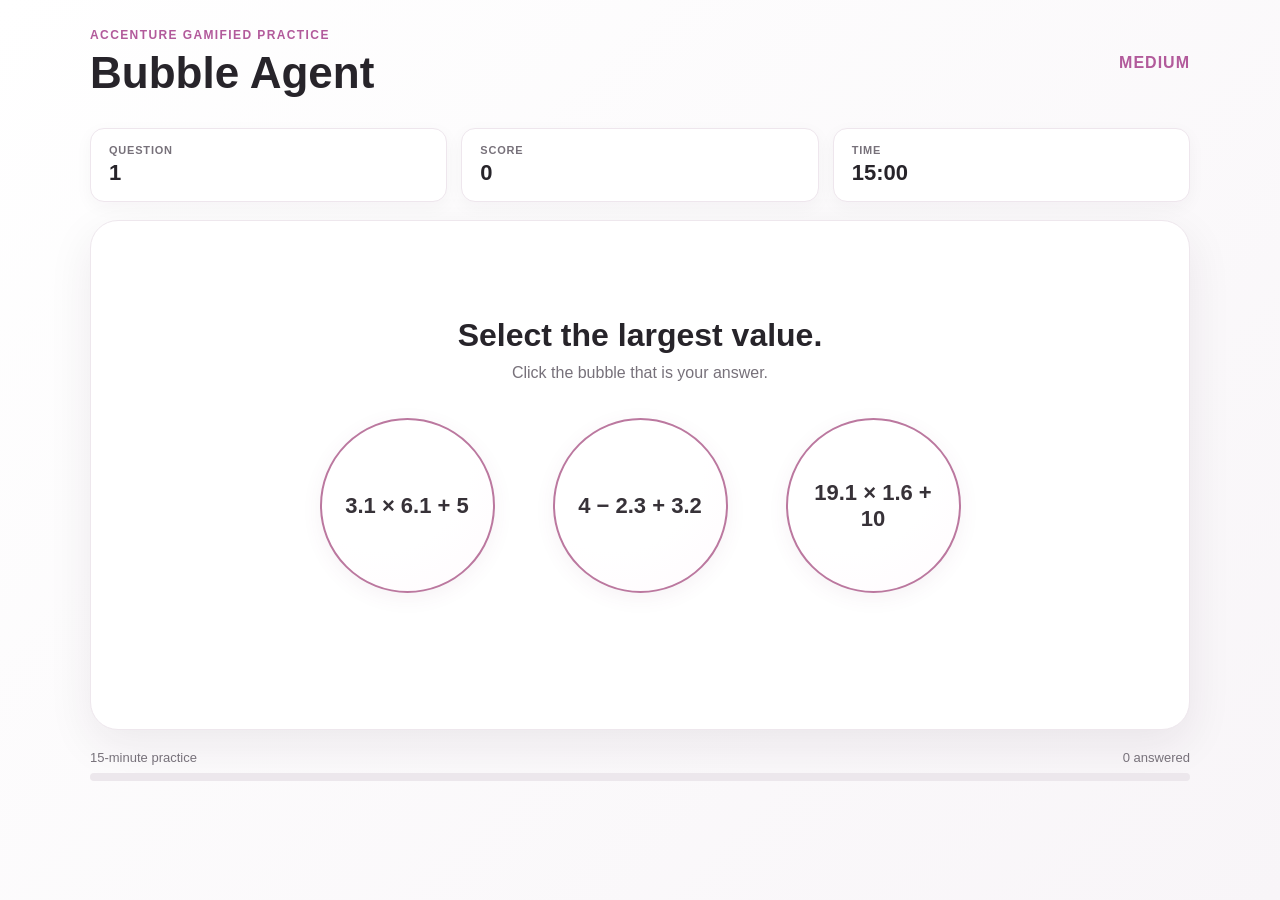
<file: accenture_bubble_agent/index.html>
<!DOCTYPE html>
<html lang="en">
<head>
  <meta charset="UTF-8" />
  <meta name="viewport" content="width=device-width, initial-scale=1.0" />
  <title>Accenture Gamified Practice — Bubble Agent</title>
  <link rel="stylesheet" href="styles.css" />
</head>
<body>
  <main class="app">
    <header class="topbar">
      <div>
        <div class="eyebrow">ACCENTURE GAMIFIED PRACTICE</div>
        <h1>Bubble Agent</h1>
      </div>
      <div class="difficulty" id="difficultyBadge">MEDIUM</div>
    </header>

    <section class="hud">
      <div><span>QUESTION</span><strong id="questionNumber">1</strong></div>
      <div><span>SCORE</span><strong id="score">0</strong></div>
      <div><span>TIME</span><strong id="timer">15:00</strong></div>
    </section>

    <section class="card">
      <p class="instruction" id="instruction">Select the smallest value.</p>
      <p class="hint" id="hint">Choose one of the bubbles below.</p>
      <div id="bubbles" class="bubbles" aria-live="polite"></div>
      <div id="feedback" class="feedback" role="status"></div>
      <button id="nextButton" class="next-button" hidden>Next Question</button>
    </section>

    <section class="progress">
      <div class="progress-label">
        <span>15-minute practice</span>
        <span id="progressText">0 answered</span>
      </div>
      <div class="progress-track"><div id="progressBar" class="progress-bar"></div></div>
    </section>
  </main>

  <script src="bubble-agent.js"></script>
</body>
</html>
</file>
<file: accenture_bubble_agent/styles.css>
* { box-sizing: border-box; }

:root {
  --pink: #b25a9b;
  --pink-light: #f6eaf3;
  --text: #27242a;
  --muted: #77717a;
  --border: #d7c5d3;
  --bg: #faf9fb;
}

body {
  margin: 0;
  min-height: 100vh;
  font-family: Inter, Arial, sans-serif;
  color: var(--text);
  background: linear-gradient(135deg, #fff 0%, #f8f5f8 100%);
}

.app {
  width: min(1100px, 94vw);
  margin: 0 auto;
  padding: 28px 0 45px;
}

.topbar {
  display: flex;
  justify-content: space-between;
  align-items: center;
  gap: 20px;
}

.eyebrow {
  color: var(--pink);
  font-size: 12px;
  font-weight: 800;
  letter-spacing: 1.4px;
}

h1 {
  margin: 6px 0 0;
  font-size: clamp(28px, 4vw, 44px);
}

.difficulty {
  color: var(--pink);
  font-weight: 800;
  letter-spacing: 1px;
}

.hud {
  display: grid;
  grid-template-columns: repeat(3, 1fr);
  gap: 14px;
  margin: 30px 0 18px;
}

.hud div {
  background: white;
  border: 1px solid #eee6ed;
  border-radius: 14px;
  padding: 15px 18px;
  box-shadow: 0 5px 18px rgba(50, 20, 50, .04);
}

.hud span {
  display: block;
  color: var(--muted);
  font-size: 11px;
  font-weight: 700;
  letter-spacing: .8px;
}

.hud strong {
  display: block;
  margin-top: 4px;
  font-size: 22px;
}

.card {
  min-height: 510px;
  background: white;
  border-radius: 28px;
  padding: 55px 35px 40px;
  border: 1px solid #eee7ed;
  box-shadow: 0 15px 45px rgba(56, 24, 54, .08);
  display: flex;
  flex-direction: column;
  align-items: center;
  justify-content: center;
}

.instruction {
  margin: 0;
  text-align: center;
  font-size: clamp(22px, 3vw, 32px);
  font-weight: 750;
}

.hint {
  margin: 10px 0 36px;
  color: var(--muted);
}

.bubbles {
  width: 100%;
  display: flex;
  justify-content: center;
  align-items: center;
  flex-wrap: wrap;
  gap: clamp(22px, 5vw, 58px);
}

.bubble {
  width: 175px;
  height: 175px;
  border-radius: 50%;
  border: 2px solid #bb789f;
  background: radial-gradient(circle at 35% 25%, #fff 0%, #fff 52%, #fffafd 100%);
  color: #373238;
  font-size: 22px;
  font-weight: 650;
  cursor: pointer;
  transition: transform .15s ease, box-shadow .15s ease, background .15s ease;
  box-shadow: 0 5px 20px rgba(130, 68, 115, .07);
  padding: 18px;
}

.bubble:hover:not(:disabled) {
  transform: translateY(-5px) scale(1.02);
  box-shadow: 0 12px 28px rgba(130, 68, 115, .15);
}

.bubble:disabled { cursor: default; }

.bubble.correct {
  background: #eef9f0;
  border-color: #55a464;
  box-shadow: 0 0 0 5px rgba(85,164,100,.1);
}

.bubble.wrong {
  background: #fff0f0;
  border-color: #d86666;
}

.feedback {
  min-height: 30px;
  margin-top: 25px;
  font-weight: 750;
  text-align: center;
}

.feedback.correct-text { color: #39874a; }
.feedback.wrong-text { color: #c34c4c; }

.next-button {
  margin-top: 15px;
  border: 0;
  border-radius: 10px;
  background: var(--pink);
  color: white;
  padding: 12px 22px;
  font-weight: 750;
  cursor: pointer;
}

.progress { margin-top: 20px; }

.progress-label {
  display: flex;
  justify-content: space-between;
  color: var(--muted);
  font-size: 13px;
  margin-bottom: 8px;
}

.progress-track {
  height: 8px;
  background: #ece7ec;
  border-radius: 99px;
  overflow: hidden;
}

.progress-bar {
  width: 0;
  height: 100%;
  background: var(--pink);
  transition: width .25s ease;
}

@media (max-width: 700px) {
  .hud { grid-template-columns: 1fr; }
  .card { padding: 38px 18px; }
  .bubble { width: 135px; height: 135px; font-size: 17px; }
}
</file>
